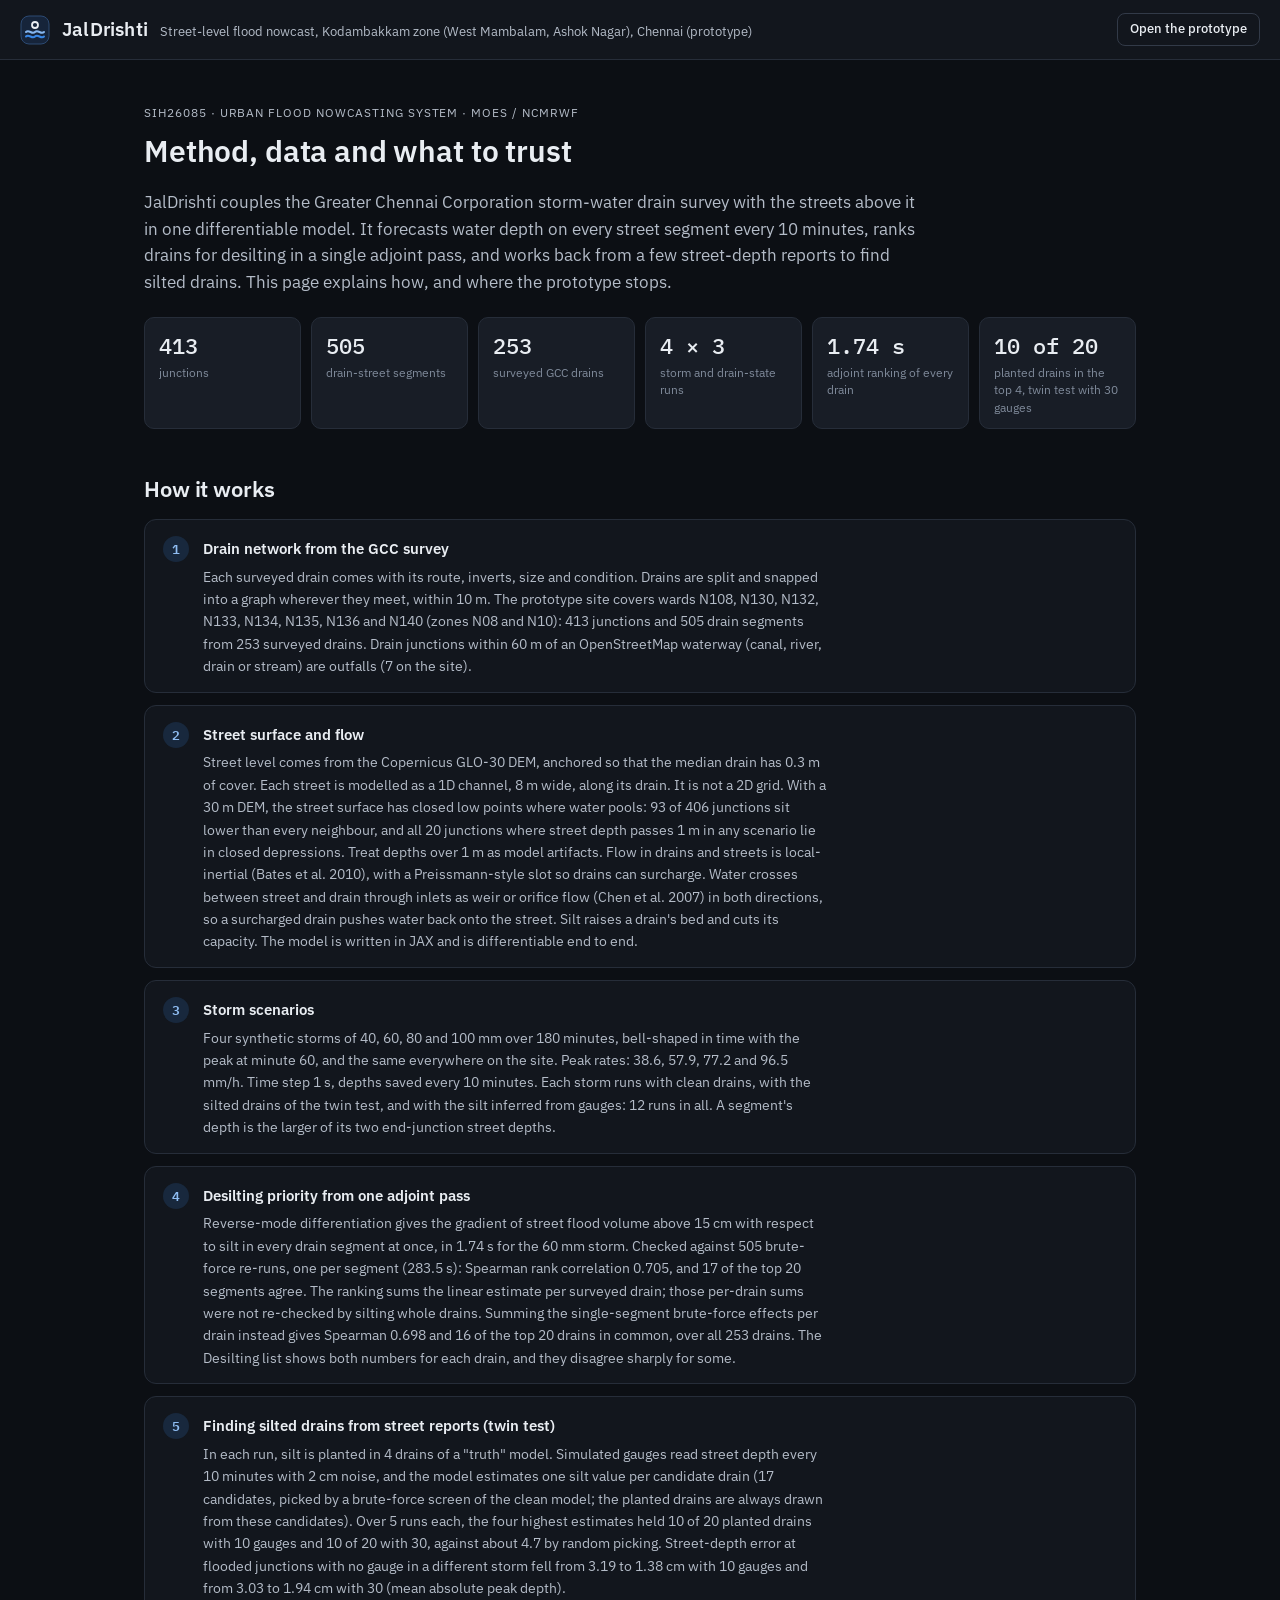
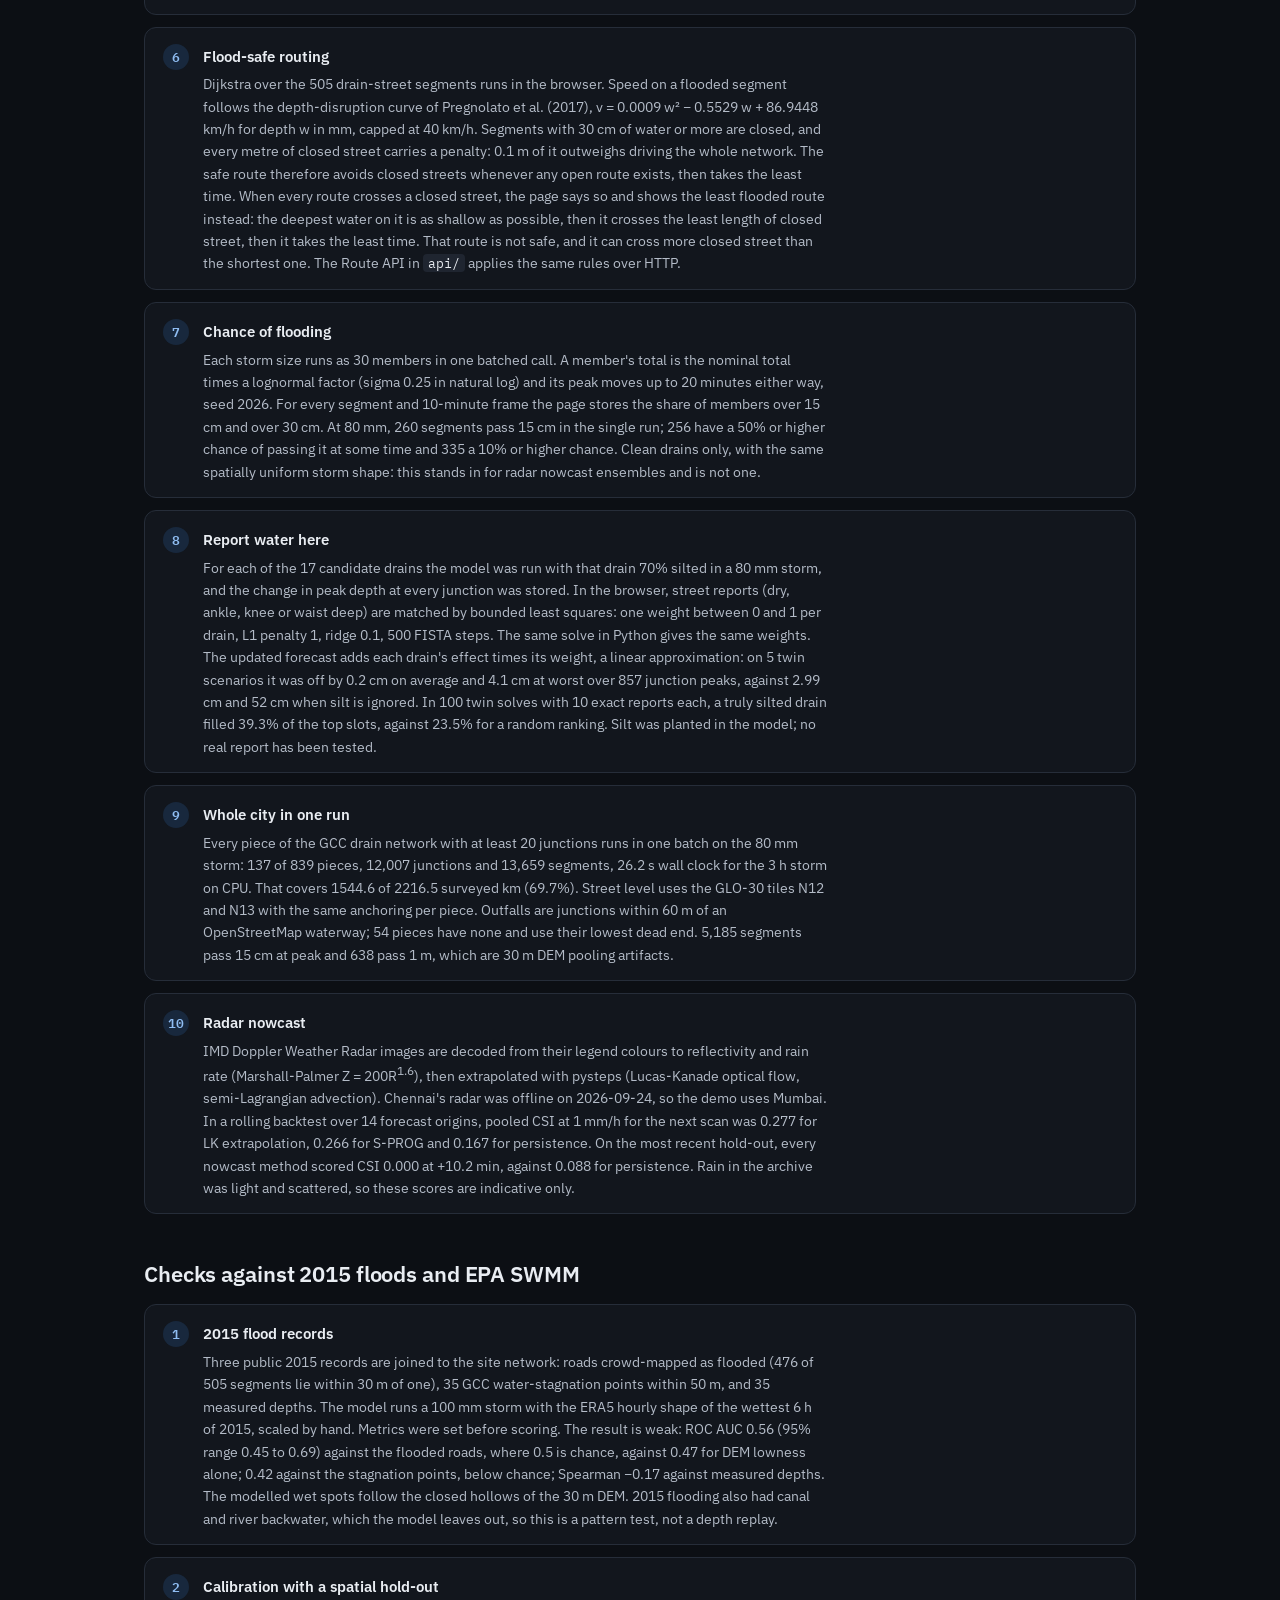
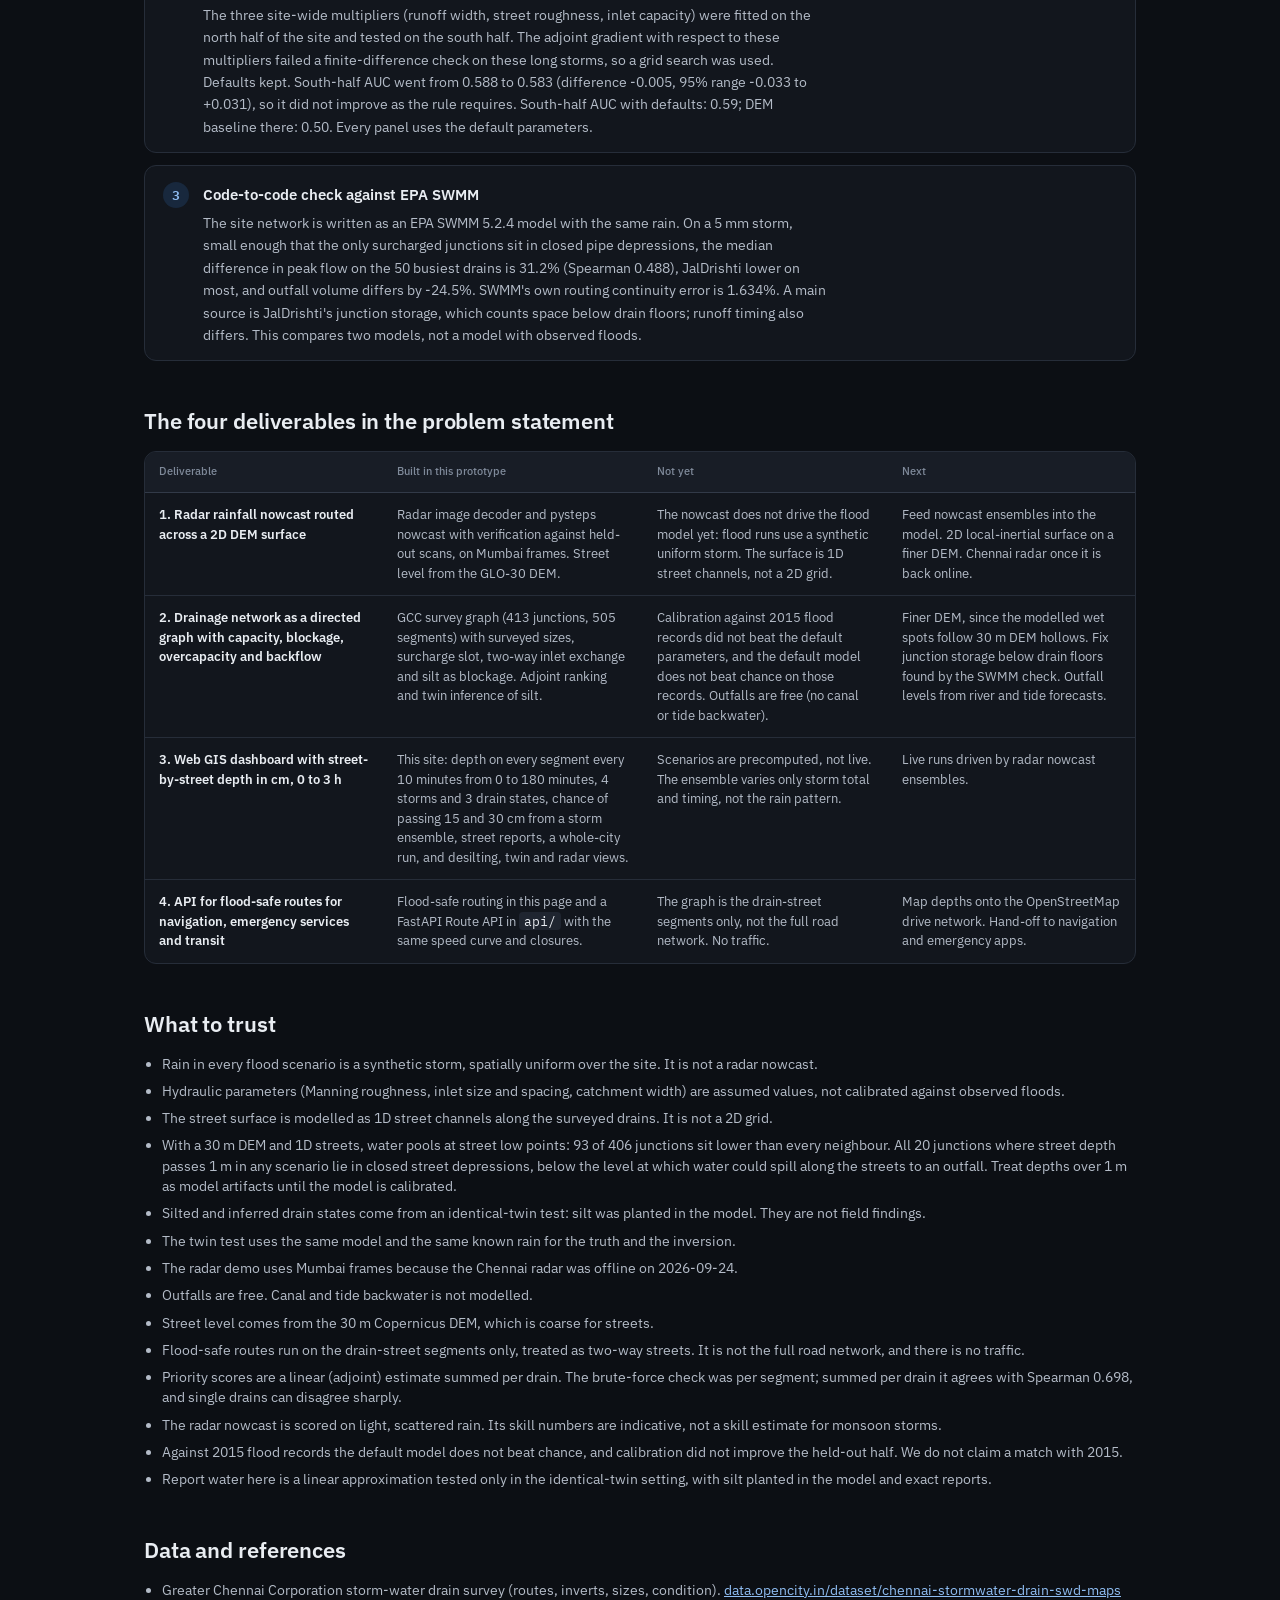
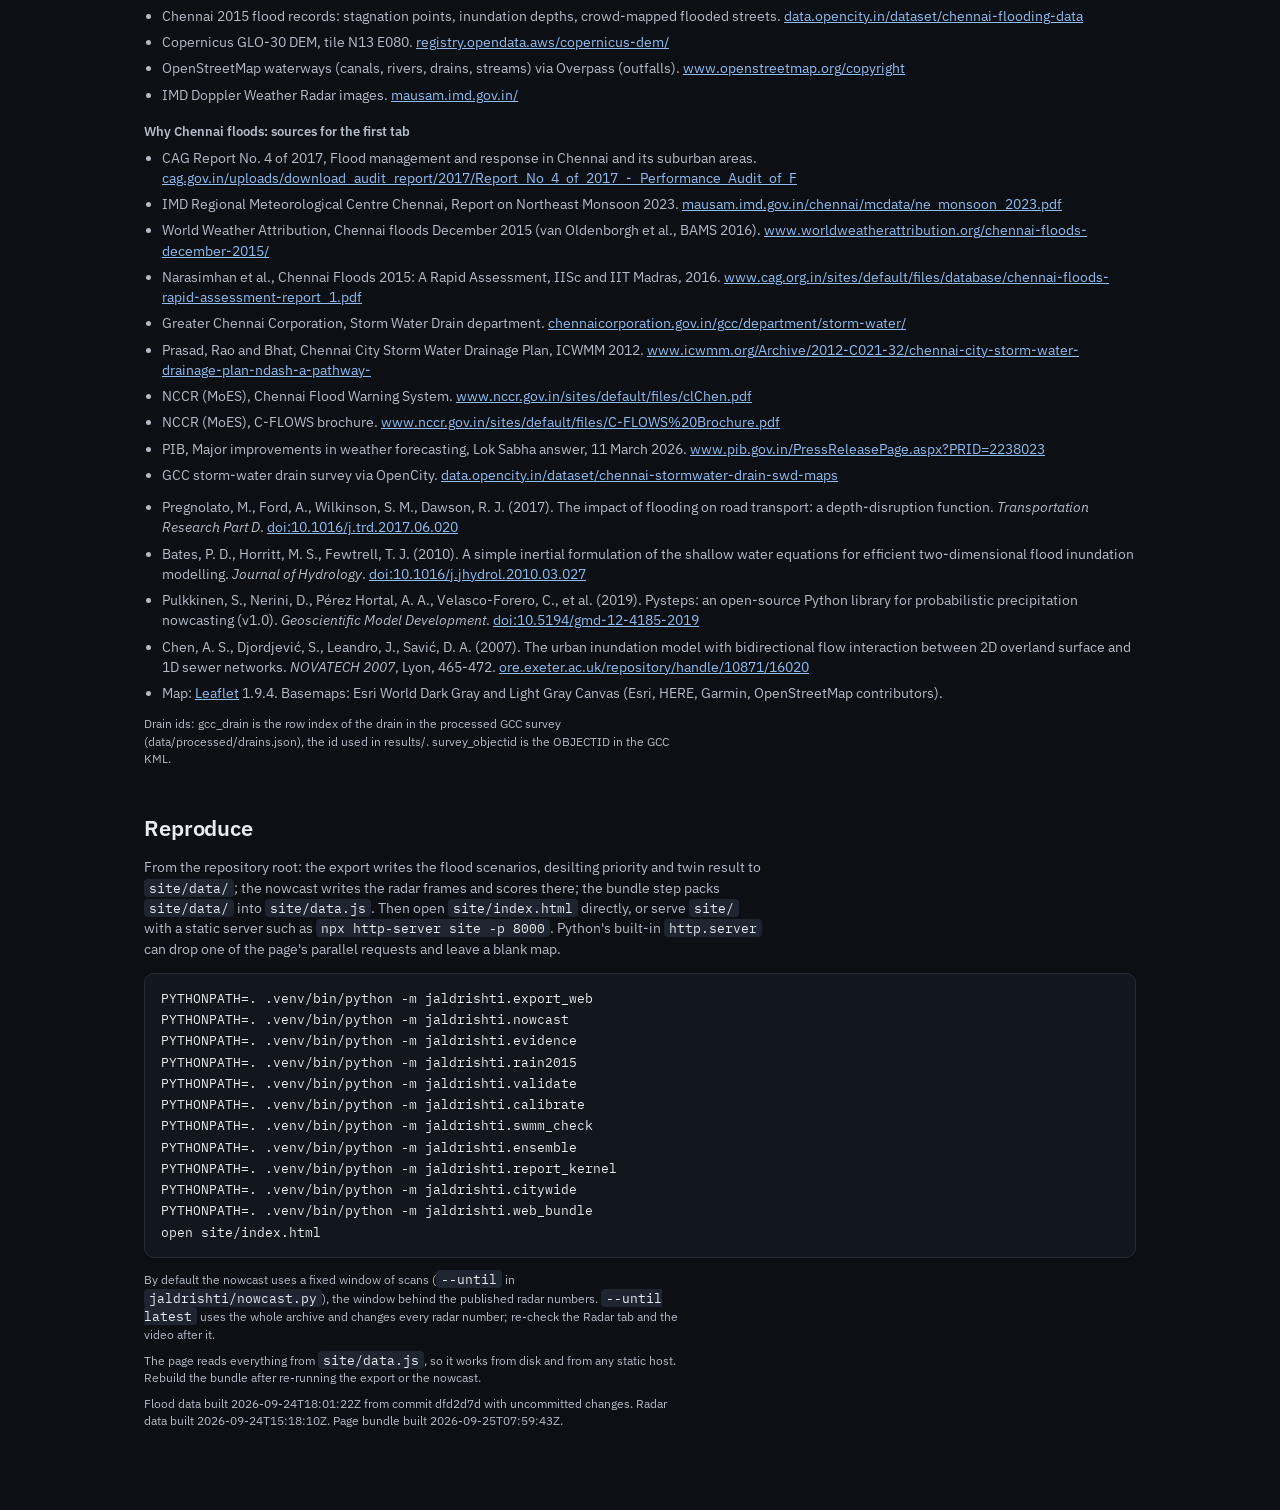
<file: about.html>
<!doctype html>
<html lang="en">
<head>
<meta charset="utf-8">
<meta name="viewport" content="width=device-width, initial-scale=1">
<title>JalDrishti Method and Data</title>
<meta name="description" content="Method, data sources, caveats and problem-statement mapping for the JalDrishti flood nowcast prototype.">
<link rel="icon" href="data:image/svg+xml,%3Csvg xmlns=%22http://www.w3.org/2000/svg%22 viewBox=%220 0 30 30%22%3E%3Crect x=%221%22 y=%221%22 width=%2228%22 height=%2228%22 rx=%228%22 fill=%22%2316243a%22/%3E%3Cpath d=%22M6 17c3-3 6 3 9 0s6 3 9 0%22 fill=%22none%22 stroke=%22%2386b6ef%22 stroke-width=%222.4%22/%3E%3Cpath d=%22M6 21.5c3-3 6 3 9 0s6 3 9 0%22 fill=%22none%22 stroke=%22%233987e5%22 stroke-width=%222.4%22/%3E%3C/svg%3E">
<link rel="preconnect" href="https://fonts.googleapis.com">
<link rel="preconnect" href="https://fonts.gstatic.com" crossorigin>
<link rel="stylesheet" href="https://fonts.googleapis.com/css2?family=IBM+Plex+Mono:wght@400;500&family=IBM+Plex+Sans:wght@400;500;600;700&display=swap">
<link rel="stylesheet" href="style.css">
<link rel="stylesheet" href="about.css">
</head>
<body class="doc-page">
<header class="top">
  <div class="brand">
    <svg width="30" height="30" viewBox="0 0 30 30" aria-hidden="true">
      <rect x="1" y="1" width="28" height="28" rx="8" fill="#16243a" stroke="#2c4a73"/>
      <path d="M6 17c3-3 6 3 9 0s6 3 9 0" fill="none" stroke="#86b6ef" stroke-width="2" stroke-linecap="round"/>
      <path d="M6 21.5c3-3 6 3 9 0s6 3 9 0" fill="none" stroke="#3987e5" stroke-width="2" stroke-linecap="round"/>
      <circle cx="15" cy="10" r="3" fill="none" stroke="#e9edf2" stroke-width="1.8"/>
    </svg>
    <div class="brand-text">
      <h1>JalDrishti</h1>
      <div class="sub">Street-level flood nowcast, Kodambakkam zone (West Mambalam, Ashok Nagar), Chennai (prototype)</div>
    </div>
  </div>
  <div class="spacer"></div>
  <a class="top-link" href="index.html">Open the prototype</a>
</header>

<main class="doc">
  <section class="hero">
    <p class="eyebrow">SIH26085 &middot; Urban Flood Nowcasting System &middot; MoES / NCMRWF</p>
    <h2>Method, data and what to trust</h2>
    <p class="big-lede">JalDrishti couples the Greater Chennai Corporation storm-water drain survey with the streets above it in one differentiable model. It forecasts water depth on every street segment every 10 minutes, ranks drains for desilting in a single adjoint pass, and works back from a few street-depth reports to find silted drains. This page explains how, and where the prototype stops.</p>
    <div class="facts" id="facts"></div>
  </section>

  <section>
    <h2>How it works</h2>
    <ol class="steps">
      <li>
        <h3>Drain network from the GCC survey</h3>
        <p>Each surveyed drain comes with its route, inverts, size and condition. Drains are split and snapped into a graph wherever they meet, within <span data-v="snap"></span> m. The prototype site covers wards <span data-v="wards"></span> (zones <span data-v="zones"></span>): <span data-v="junctions"></span> junctions and <span data-v="segments"></span> drain segments from <span data-v="drains"></span> surveyed drains. Drain junctions within <span data-v="outfall_m"></span> m of an OpenStreetMap waterway (canal, river, drain or stream) are outfalls (<span data-v="outfalls"></span> on the site).</p>
      </li>
      <li>
        <h3>Street surface and flow</h3>
        <p>Street level comes from the Copernicus GLO-30 DEM, anchored so that the median drain has <span data-v="cover"></span> m of cover. Each street is modelled as a 1D channel, <span data-v="street_w"></span> m wide, along its drain. It is not a 2D grid. With a 30 m DEM, the street surface has closed low points where water pools: <span data-v="pool_lows"></span> of <span data-v="pool_inner"></span> junctions sit lower than every neighbour, and all <span data-v="pool_deep"></span> junctions where street depth passes 1 m in any scenario lie in closed depressions. Treat depths over 1 m as model artifacts. Flow in drains and streets is local-inertial (Bates et al. 2010), with a Preissmann-style slot so drains can surcharge. Water crosses between street and drain through inlets as weir or orifice flow (Chen et al. 2007) in both directions, so a surcharged drain pushes water back onto the street. Silt raises a drain's bed and cuts its capacity. The model is written in JAX and is differentiable end to end.</p>
      </li>
      <li>
        <h3>Storm scenarios</h3>
        <p>Four synthetic storms of <span data-v="totals"></span> mm over <span data-v="duration"></span> minutes, bell-shaped in time with the peak at minute <span data-v="peak_at"></span>, and the same everywhere on the site. Peak rates: <span data-v="peaks"></span> mm/h. Time step <span data-v="dt"></span> s, depths saved every <span data-v="rec"></span> minutes. Each storm runs with clean drains, with the silted drains of the twin test, and with the silt inferred from gauges: <span data-v="n_scen"></span> runs in all. A segment's depth is the larger of its two end-junction street depths.</p>
      </li>
      <li>
        <h3>Desilting priority from one adjoint pass</h3>
        <p>Reverse-mode differentiation gives the gradient of street flood volume above 15 cm with respect to silt in every drain segment at once, in <span data-v="adj_s"></span> s for the <span data-v="prio_storm"></span> mm storm. Checked against <span data-v="bf_runs"></span> brute-force re-runs, one per segment (<span data-v="bf_s"></span> s): Spearman rank correlation <span data-v="spearman"></span>, and <span data-v="overlap"></span> of the top 20 segments agree. The ranking sums the linear estimate per surveyed drain; those per-drain sums were not re-checked by silting whole drains. Summing the single-segment brute-force effects per drain instead gives Spearman <span data-v="drain_sp"></span> and <span data-v="drain_ov"></span> of the top 20 drains in common, over all <span data-v="drains"></span> drains. The Desilting list shows both numbers for each drain, and they disagree sharply for some.</p>
      </li>
      <li>
        <h3>Finding silted drains from street reports (twin test)</h3>
        <p>In each run, silt is planted in <span data-v="twin_k"></span> drains of a "truth" model. Simulated gauges read street depth every 10 minutes with <span data-v="twin_noise"></span> cm noise, and the model estimates one silt value per candidate drain (<span data-v="twin_cand"></span> candidates, picked by a brute-force screen of the clean model; the planted drains are always drawn from these candidates). Over <span data-v="twin_runs"></span> runs each, the four highest estimates held <span data-v="twin_hits10"></span> of <span data-v="twin_silted"></span> planted drains with 10 gauges and <span data-v="twin_hits30"></span> of <span data-v="twin_silted"></span> with 30, against about <span data-v="twin_chance"></span> by random picking. Street-depth error at flooded junctions with no gauge in a different storm fell from <span data-v="twin_err10"></span> cm with 10 gauges and from <span data-v="twin_err30"></span> cm with 30 (mean absolute peak depth).</p>
      </li>
      <li>
        <h3>Flood-safe routing</h3>
        <p>Dijkstra over the <span data-v="segments"></span> drain-street segments runs in the browser. Speed on a flooded segment follows the depth-disruption curve of Pregnolato et al. (2017), v = 0.0009 w&sup2; &minus; 0.5529 w + 86.9448 km/h for depth w in mm, capped at <span data-v="cap"></span> km/h. Segments with <span data-v="closed"></span> cm of water or more are closed, and every metre of closed street carries a penalty: <span data-v="step"></span> m of it outweighs driving the whole network. The safe route therefore avoids closed streets whenever any open route exists, then takes the least time. When every route crosses a closed street, the page says so and shows the least flooded route instead: the deepest water on it is as shallow as possible, then it crosses the least length of closed street, then it takes the least time. That route is not safe, and it can cross more closed street than the shortest one. The Route API in <code>api/</code> applies the same rules over HTTP.</p>
      </li>
      <li>
        <h3>Chance of flooding</h3>
        <p id="m-ensemble"></p>
      </li>
      <li>
        <h3>Report water here</h3>
        <p id="m-report"></p>
      </li>
      <li>
        <h3>Whole city in one run</h3>
        <p id="m-city"></p>
      </li>
      <li>
        <h3>Radar nowcast</h3>
        <p>IMD Doppler Weather Radar images are decoded from their legend colours to reflectivity and rain rate (Marshall-Palmer Z = 200R<sup>1.6</sup>), then extrapolated with pysteps (Lucas-Kanade optical flow, semi-Lagrangian advection). Chennai's radar was offline on 2026-09-24, so the demo uses <span data-v="radar_city"></span>. In a rolling backtest over <span data-v="radar_origins"></span> forecast origins, pooled CSI at 1 mm/h for the next scan was <span data-v="radar_csi"></span>. On the most recent hold-out, <span data-v="radar_ho_text"></span> at +<span data-v="radar_ho_lead"></span> min, against <span data-v="radar_ho_pers"></span> for persistence. Rain in the archive was light and scattered, so these scores are indicative only.</p>
      </li>
    </ol>
  </section>

  <section>
    <h2>Checks against 2015 floods and EPA SWMM</h2>
    <ol class="steps">
      <li>
        <h3>2015 flood records</h3>
        <p id="m-evidence"></p>
      </li>
      <li>
        <h3>Calibration with a spatial hold-out</h3>
        <p id="m-calib"></p>
      </li>
      <li>
        <h3>Code-to-code check against EPA SWMM</h3>
        <p id="m-swmm"></p>
      </li>
    </ol>
  </section>

  <section>
    <h2>The four deliverables in the problem statement</h2>
    <div class="table-wrap">
      <table class="data deliver">
        <thead><tr><th>Deliverable</th><th>Built in this prototype</th><th>Not yet</th><th>Next</th></tr></thead>
        <tbody>
          <tr>
            <td><b>1. Radar rainfall nowcast routed across a 2D DEM surface</b></td>
            <td>Radar image decoder and pysteps nowcast with verification against held-out scans, on <span data-v="radar_city"></span> frames. Street level from the GLO-30 DEM.</td>
            <td>The nowcast does not drive the flood model yet: flood runs use a synthetic uniform storm. The surface is 1D street channels, not a 2D grid.</td>
            <td>Feed nowcast ensembles into the model. 2D local-inertial surface on a finer DEM. Chennai radar once it is back online.</td>
          </tr>
          <tr>
            <td><b>2. Drainage network as a directed graph with capacity, blockage, overcapacity and backflow</b></td>
            <td>GCC survey graph (<span data-v="junctions"></span> junctions, <span data-v="segments"></span> segments) with surveyed sizes, surcharge slot, two-way inlet exchange and silt as blockage. Adjoint ranking and twin inference of silt.</td>
            <td>Calibration against 2015 flood records did not beat the default parameters, and the default model does not beat chance on those records. Outfalls are free (no canal or tide backwater).</td>
            <td>Finer DEM, since the modelled wet spots follow 30 m DEM hollows. Fix junction storage below drain floors found by the SWMM check. Outfall levels from river and tide forecasts.</td>
          </tr>
          <tr>
            <td><b>3. Web GIS dashboard with street-by-street depth in cm, 0 to 3 h</b></td>
            <td>This site: depth on every segment every <span data-v="rec"></span> minutes from 0 to <span data-v="duration"></span> minutes, <span data-v="n_storms"></span> storms and <span data-v="n_states"></span> drain states, chance of passing 15 and 30 cm from a storm ensemble, street reports, a whole-city run, and desilting, twin and radar views.</td>
            <td>Scenarios are precomputed, not live. The ensemble varies only storm total and timing, not the rain pattern.</td>
            <td>Live runs driven by radar nowcast ensembles.</td>
          </tr>
          <tr>
            <td><b>4. API for flood-safe routes for navigation, emergency services and transit</b></td>
            <td>Flood-safe routing in this page and a FastAPI Route API in <code>api/</code> with the same speed curve and closures.</td>
            <td>The graph is the drain-street segments only, not the full road network. No traffic.</td>
            <td>Map depths onto the OpenStreetMap drive network. Hand-off to navigation and emergency apps.</td>
          </tr>
        </tbody>
      </table>
    </div>
  </section>

  <section>
    <h2>What to trust</h2>
    <ul class="caveats big" id="caveats"></ul>
  </section>

  <section>
    <h2>Data and references</h2>
    <ul class="refs" id="sources"></ul>
    <h3 class="refs-head">Why Chennai floods: sources for the first tab</h3>
    <ul class="refs" id="why-sources"></ul>
    <ul class="refs">
      <li>Pregnolato, M., Ford, A., Wilkinson, S. M., Dawson, R. J. (2017). The impact of flooding on road transport: a depth-disruption function. <i>Transportation Research Part D</i>. <a href="https://doi.org/10.1016/j.trd.2017.06.020">doi:10.1016/j.trd.2017.06.020</a></li>
      <li>Bates, P. D., Horritt, M. S., Fewtrell, T. J. (2010). A simple inertial formulation of the shallow water equations for efficient two-dimensional flood inundation modelling. <i>Journal of Hydrology</i>. <a href="https://doi.org/10.1016/j.jhydrol.2010.03.027">doi:10.1016/j.jhydrol.2010.03.027</a></li>
      <li>Pulkkinen, S., Nerini, D., P&eacute;rez Hortal, A. A., Velasco-Forero, C., et al. (2019). Pysteps: an open-source Python library for probabilistic precipitation nowcasting (v1.0). <i>Geoscientific Model Development</i>. <a href="https://doi.org/10.5194/gmd-12-4185-2019">doi:10.5194/gmd-12-4185-2019</a></li>
      <li>Chen, A. S., Djordjevi&cacute;, S., Leandro, J., Savi&cacute;, D. A. (2007). The urban inundation model with bidirectional flow interaction between 2D overland surface and 1D sewer networks. <i>NOVATECH 2007</i>, Lyon, 465-472. <a href="https://ore.exeter.ac.uk/repository/handle/10871/16020">ore.exeter.ac.uk/repository/handle/10871/16020</a></li>
      <li>Map: <a href="https://leafletjs.com/">Leaflet</a> 1.9.4. Basemaps: Esri World Dark Gray and Light Gray Canvas (Esri, HERE, Garmin, OpenStreetMap contributors).</li>
    </ul>
    <p class="note" id="id-note"></p>
  </section>

  <section>
    <h2>Reproduce</h2>
    <p>From the repository root: the export writes the flood scenarios, desilting priority and twin result to <code>site/data/</code>; the nowcast writes the radar frames and scores there; the bundle step packs <code>site/data/</code> into <code>site/data.js</code>. Then open <code>site/index.html</code> directly, or serve <code>site/</code> with a static server such as <code>npx http-server site -p 8000</code>. Python's built-in <code>http.server</code> can drop one of the page's parallel requests and leave a blank map.</p>
    <pre class="code">PYTHONPATH=. .venv/bin/python -m jaldrishti.export_web
PYTHONPATH=. .venv/bin/python -m jaldrishti.nowcast
PYTHONPATH=. .venv/bin/python -m jaldrishti.evidence
PYTHONPATH=. .venv/bin/python -m jaldrishti.rain2015
PYTHONPATH=. .venv/bin/python -m jaldrishti.validate
PYTHONPATH=. .venv/bin/python -m jaldrishti.calibrate
PYTHONPATH=. .venv/bin/python -m jaldrishti.swmm_check
PYTHONPATH=. .venv/bin/python -m jaldrishti.ensemble
PYTHONPATH=. .venv/bin/python -m jaldrishti.report_kernel
PYTHONPATH=. .venv/bin/python -m jaldrishti.citywide
PYTHONPATH=. .venv/bin/python -m jaldrishti.web_bundle
open site/index.html</pre>
    <p class="note">By default the nowcast uses a fixed window of scans (<code>--until</code> in <code>jaldrishti/nowcast.py</code>), the window behind the published radar numbers. <code>--until latest</code> uses the whole archive and changes every radar number; re-check the Radar tab and the video after it.</p>
    <p class="note">The page reads everything from <code>site/data.js</code>, so it works from disk and from any static host. Rebuild the bundle after re-running the export or the nowcast.</p>
    <p class="note" id="build"></p>
  </section>
</main>
<script src="data.js"></script>
<script src="route.js"></script>
<script src="about.js"></script>
</body>
</html>
</file>
<file: style.css>
:root {
  color-scheme: dark;
  --bg: #0c0f14;
  --panel: #12161d;
  --panel-2: #181d26;
  --panel-3: #1f2530;
  --line: #262d39;
  --line-2: #323a48;
  --ink: #e9edf2;
  --ink-2: #b4bcc8;
  --muted: #7f8a9a;
  --accent: #3987e5;
  --accent-soft: rgba(57, 135, 229, 0.16);
  --d0: #6e798b;
  --d1: #256abf;
  --d2: #3987e5;
  --d3: #86b6ef;
  --d4: #cde2fb;
  --good: #0ca30c;
  --critical: #d03b3b;
  --serious: #ec835a;
  --prio: #eb6834;
  --gauge: #1baf7a;
  --radius: 10px;
  --sans: "IBM Plex Sans", system-ui, -apple-system, "Segoe UI", sans-serif;
  --mono: "IBM Plex Mono", ui-monospace, "SF Mono", Menlo, monospace;
}

* { box-sizing: border-box; }
html, body { height: 100%; }
body {
  margin: 0;
  background: var(--bg);
  color: var(--ink);
  font: 14px/1.45 var(--sans);
  -webkit-font-smoothing: antialiased;
}
a { color: #8fbdf2; }
button { font: inherit; color: inherit; }
.num { font-family: var(--mono); font-variant-numeric: tabular-nums; }

.app {
  display: grid;
  grid-template-columns: 420px minmax(0, 1fr);
  grid-template-rows: 60px auto minmax(0, 1fr);
  grid-template-areas: "head head" "tabs stage" "side stage";
  height: 100vh;
}

.top {
  grid-area: head;
  display: flex;
  align-items: center;
  gap: 18px;
  padding: 0 20px;
  border-bottom: 1px solid var(--line);
  background: var(--panel);
  min-width: 0;
}
.brand { display: flex; align-items: center; gap: 12px; min-width: 0; }
.brand svg { flex: none; }
.brand h1 { margin: 0; font-size: 19px; font-weight: 600; letter-spacing: 0.01em; }
.brand .sub { color: var(--ink-2); font-size: 13px; white-space: nowrap; overflow: hidden; text-overflow: ellipsis; }
.brand-text { display: flex; align-items: baseline; gap: 12px; min-width: 0; }
.top .spacer { flex: 1; }
.chip {
  display: inline-flex; align-items: center; gap: 6px;
  font-size: 12px; color: var(--ink-2);
  border: 1px solid var(--line-2); border-radius: 999px; padding: 3px 10px; white-space: nowrap;
}
.chip.warn { color: #f3c9b6; border-color: rgba(236, 131, 90, 0.45); background: rgba(236, 131, 90, 0.08); }
.top-link {
  color: var(--ink); text-decoration: none; font-size: 13px; font-weight: 500;
  border: 1px solid var(--line-2); border-radius: 8px; padding: 6px 12px; white-space: nowrap;
}
.top-link:hover { border-color: var(--accent); }

.tabs {
  grid-area: tabs;
  display: flex;
  flex-wrap: wrap;
  gap: 0 4px;
  padding: 10px 12px 0;
  background: var(--panel);
  border-right: 1px solid var(--line);
  border-bottom: 1px solid var(--line);
}
.tab {
  flex: 1 1 auto;
  background: none;
  border: 0;
  border-bottom: 2px solid transparent;
  padding: 8px 4px 10px;
  color: var(--muted);
  font-size: 13px;
  font-weight: 500;
  cursor: pointer;
  white-space: nowrap;
}
.tab:hover { color: var(--ink); }
.tab[aria-selected="true"] { color: var(--ink); border-bottom-color: var(--accent); }

.side {
  grid-area: side;
  overflow-y: auto;
  background: var(--panel);
  border-right: 1px solid var(--line);
  padding: 18px 20px 28px;
  min-height: 0;
}
.panel[hidden] { display: none; }
.panel h2 { font-size: 17px; font-weight: 600; margin: 0 0 6px; }
.panel h3 {
  font-size: 11px; font-weight: 600; letter-spacing: 0.08em; text-transform: uppercase;
  color: var(--muted); margin: 22px 0 8px;
}
.lede { color: var(--ink-2); margin: 0 0 14px; }
.note { color: var(--muted); font-size: 12px; margin: 8px 0 0; }
.note b, .lede b { color: var(--ink); font-weight: 600; }

.kpis { display: grid; grid-template-columns: 1fr 1fr; gap: 8px; }
.kpi { background: var(--panel-2); border: 1px solid var(--line); border-radius: var(--radius); padding: 10px 12px; }
.kpi .label { font-size: 12px; color: var(--muted); display: flex; align-items: center; gap: 6px; }
.kpi .value { font-family: var(--mono); font-size: 26px; font-weight: 500; line-height: 1.2; margin-top: 2px; }
.kpi .value small { font-size: 13px; color: var(--muted); margin-left: 3px; }
.kpi .of { font-size: 11px; color: var(--muted); }
.swatch { display: inline-block; width: 14px; height: 4px; border-radius: 2px; flex: none; }

.callout {
  background: var(--panel-2); border: 1px solid var(--line); border-left: 3px solid var(--line-2);
  border-radius: 8px; padding: 10px 12px; font-size: 12.5px; color: var(--ink-2); margin-top: 12px;
}
.callout.twin { border-left-color: var(--serious); }
.callout.info { border-left-color: var(--accent); }
.callout b { color: var(--ink); }

.chart { position: relative; margin-top: 6px; }
.chart svg { display: block; width: 100%; height: auto; overflow: visible; }
.chart .axis { fill: var(--muted); font: 10.5px var(--mono); }
.chart .lab { fill: var(--ink-2); font: 11px var(--sans); }
.chart .grid { stroke: var(--line); stroke-width: 1; }
.chart .cursor { stroke: var(--ink); stroke-width: 1; opacity: 0.6; }
.chart-tip {
  position: absolute; top: -4px; right: 0; font: 11px var(--mono); color: var(--ink-2);
  background: var(--panel-3); border: 1px solid var(--line-2); border-radius: 6px; padding: 3px 7px;
  pointer-events: none; opacity: 0; transition: opacity 0.12s;
}
.chart:hover .chart-tip { opacity: 1; }

table.data { width: 100%; border-collapse: collapse; font-size: 12.5px; }
table.data th {
  text-align: left; font-weight: 500; color: var(--muted); font-size: 11px;
  border-bottom: 1px solid var(--line-2); padding: 5px 6px 5px 0;
}
table.data td { border-bottom: 1px solid var(--line); padding: 6px 6px 6px 0; vertical-align: top; }
table.data td.r, table.data th.r { text-align: right; }
table.data tr.clickable { cursor: pointer; }
table.data tr.clickable:hover td { background: var(--panel-2); }
table.data .best { color: var(--ink); font-weight: 600; }
.pill { display: inline-block; font-size: 11px; border-radius: 999px; padding: 0 7px; border: 1px solid var(--line-2); color: var(--ink-2); }
.pill.yes { border-color: rgba(236, 131, 90, 0.6); color: #f6c3ad; }
.pill.hit { border-color: rgba(12, 163, 12, 0.6); color: #8fe08f; }
.pill.miss { border-color: rgba(208, 59, 59, 0.6); color: #f0a3a3; }

.rank-list { list-style: none; margin: 0; padding: 0; }
.rank-list li {
  display: grid; grid-template-columns: 26px minmax(0, 1fr) auto; gap: 4px 10px; align-items: center;
  padding: 7px 6px; border-bottom: 1px solid var(--line); cursor: pointer; border-radius: 6px;
}
.rank-list li:hover { background: var(--panel-2); }
.rank-list .rk { font-family: var(--mono); color: var(--muted); font-size: 12px; text-align: right; }
.rank-list .st { white-space: nowrap; overflow: hidden; text-overflow: ellipsis; }
.rank-list .sc { font-family: var(--mono); font-size: 12.5px; text-align: right; }
.rank-list .bar { grid-column: 2 / 4; height: 4px; background: var(--panel-3); border-radius: 2px; overflow: hidden; }
.rank-list .bar span { display: block; height: 100%; background: var(--prio); border-radius: 2px; }
.rank-list .id { grid-column: 2 / 4; font-size: 11px; color: var(--muted); margin-top: -3px; }

.route-points { display: grid; grid-template-columns: 1fr 1fr; gap: 8px; }
.pt { background: var(--panel-2); border: 1px solid var(--line); border-radius: 8px; padding: 8px 10px; }
.pt .label { font-size: 11px; color: var(--muted); }
.pt .value { font-family: var(--mono); font-size: 15px; }
.btn-row { display: flex; gap: 6px; margin-top: 8px; flex-wrap: wrap; }
.btn {
  background: var(--panel-2); border: 1px solid var(--line-2); border-radius: 7px; padding: 5px 11px;
  font-size: 12.5px; cursor: pointer;
}
.btn:hover { border-color: var(--accent); }
.btn:disabled { opacity: 0.5; cursor: default; border-color: var(--line-2); }
.route-card { background: var(--panel-2); border: 1px solid var(--line); border-radius: var(--radius); padding: 11px 12px; margin-top: 10px; }
.route-card .head { display: flex; align-items: center; gap: 8px; font-weight: 600; }
.route-card .stats { display: grid; grid-template-columns: repeat(3, 1fr); gap: 6px; margin-top: 8px; }
.route-card .stats .label { font-size: 11px; color: var(--muted); }
.route-card .stats .value { font-family: var(--mono); font-size: 16px; }
.route-card .stats .value.bad { color: #f29b9b; }
.route-card .stats .value.ok { color: #8fe08f; }
.line-key { display: inline-block; width: 26px; height: 0; border-top: 3px solid; flex: none; }
.line-key.dashed { border-top-style: dashed; }
code.inline { font-family: var(--mono); font-size: 12px; background: var(--panel-3); padding: 1px 5px; border-radius: 4px; color: var(--ink); }

ul.caveats { margin: 0; padding-left: 18px; color: var(--ink-2); font-size: 12.5px; }
ul.caveats li { margin: 4px 0; }

.stage { grid-area: stage; position: relative; min-width: 0; min-height: 0; background: #1b1b1b; }
#map, #radar-map { position: absolute; inset: 0; background: #1b1b1b; }
#map[hidden], #radar-map[hidden] { display: none; }
#map .leaflet-tile-pane { filter: brightness(0.62) contrast(1.1); }
#radar-map { background: #e8e8e6; }
.radar-img { image-rendering: pixelated; filter: drop-shadow(0 0 1px #0d366b) drop-shadow(0 0 1px #0d366b); }

.legend {
  position: absolute; top: 14px; right: 14px; z-index: 500;
  background: rgba(18, 22, 29, 0.92); border: 1px solid var(--line-2); border-radius: var(--radius);
  padding: 10px 12px; font-size: 12px; min-width: 190px; backdrop-filter: blur(6px);
}
.legend .title { font-size: 11px; letter-spacing: 0.08em; text-transform: uppercase; color: var(--muted); margin-bottom: 6px; }
.legend .row { display: flex; align-items: center; gap: 9px; margin: 4px 0; color: var(--ink-2); }
.legend .row b { color: var(--ink); font-weight: 500; }
.legend .ln { display: inline-block; width: 24px; border-radius: 3px; flex: none; }
.legend .dot { display: inline-block; width: 11px; height: 11px; border-radius: 50%; flex: none; margin: 0 6px 0 7px; }
.legend .box { display: inline-block; width: 16px; height: 10px; flex: none; margin: 0 4px; border-radius: 2px; }
.legend.light { background: rgba(250, 250, 248, 0.96); border-color: #c4c8ce; color: #1d2229; }
.legend.light .title { color: #5a6270; }
.legend.light .row { color: #2a3038; }
.legend.light .box { box-shadow: inset 0 0 0 1px rgba(13, 54, 107, 0.35); }
.load-fail {
  position: fixed; left: 50%; top: 40%; transform: translateX(-50%); z-index: 2000;
  background: var(--panel-2); border: 1px solid var(--serious); border-radius: var(--radius); padding: 14px 18px; color: var(--ink);
}
.load-fail a { color: var(--accent); }

.dock {
  position: absolute; left: 50%; bottom: 18px; transform: translateX(-50%); z-index: 600;
  width: min(1000px, calc(100% - 36px));
  background: rgba(18, 22, 29, 0.94); border: 1px solid var(--line-2); border-radius: 14px;
  padding: 12px 16px 10px; backdrop-filter: blur(8px);
  box-shadow: 0 10px 30px rgba(0, 0, 0, 0.35);
}
.dock[hidden] { display: none; }
.dock-row { display: flex; align-items: center; gap: 14px; }
.dock-row + .dock-row { margin-top: 10px; }
.dock-row.controls { flex-wrap: wrap; row-gap: 8px; column-gap: 16px; }
.play {
  width: 38px; height: 38px; border-radius: 50%; border: 1px solid var(--line-2); background: var(--panel-3);
  display: grid; place-items: center; cursor: pointer; flex: none;
}
.play:hover { border-color: var(--accent); }
.clock { flex: none; min-width: 124px; }
.clock .t { font-family: var(--mono); font-size: 22px; font-weight: 500; line-height: 1.1; }
.clock .s { font-size: 11.5px; color: var(--muted); white-space: nowrap; }
.slider-wrap { flex: 1; min-width: 0; }
.slider-wrap input[type="range"] { width: 100%; margin: 0; accent-color: var(--accent); }
.ticks { display: flex; justify-content: space-between; font: 10.5px var(--mono); color: var(--muted); margin-top: 2px; padding: 0 2px; }
.seg-group { display: flex; align-items: center; gap: 8px; min-width: 0; }
.seg-group .label { font-size: 12px; color: var(--muted); white-space: nowrap; }
.seg { display: inline-flex; border: 1px solid var(--line-2); border-radius: 8px; overflow: hidden; }
.seg button {
  background: none; border: 0; padding: 5px 11px; font-size: 12.5px; cursor: pointer; color: var(--ink-2); white-space: nowrap;
}
.seg button + button { border-left: 1px solid var(--line-2); }
.seg button[aria-pressed="true"] { background: var(--accent-soft); color: var(--ink); box-shadow: inset 0 -2px 0 var(--accent); }
.dock .fine { font-size: 11.5px; color: var(--muted); margin-top: 9px; text-align: center; }
.dock .fine b { color: var(--ink-2); font-weight: 500; }

.leaflet-container { font-family: var(--sans); background: #1b1b1b; }
.leaflet-tooltip.jd-tip {
  background: rgba(18, 22, 29, 0.96); color: var(--ink); border: 1px solid var(--line-2); border-radius: 8px;
  box-shadow: 0 6px 20px rgba(0, 0, 0, 0.4); padding: 8px 10px; font-size: 12px; min-width: 190px;
  white-space: normal; width: 270px;
}
.leaflet-tooltip.jd-tip.short { width: auto; white-space: nowrap; }
.leaflet-tooltip.jd-tip::before { display: none; }
.tt-street { font-weight: 600; font-size: 13px; margin-bottom: 4px; }
.tt-row { display: flex; justify-content: space-between; gap: 16px; color: var(--ink-2); }
.tt-row b { font-family: var(--mono); font-weight: 500; color: var(--ink); }
.tt-sub { color: var(--muted); font-size: 11px; margin-top: 4px; }
.leaflet-control-attribution { background: rgba(12, 15, 20, 0.75) !important; color: var(--muted) !important; font-size: 10px; }
.leaflet-control-attribution a { color: var(--ink-2) !important; }
.leaflet-bar a { background: var(--panel-2) !important; color: var(--ink) !important; border-bottom-color: var(--line-2) !important; }
.leaflet-bar { border: 1px solid var(--line-2) !important; }

.rank-badge {
  width: 22px; height: 22px; border-radius: 50%; background: var(--prio); color: #140a05;
  font: 600 11px/22px var(--mono); text-align: center; border: 2px solid #12161d;
  box-shadow: 0 1px 4px rgba(0, 0, 0, 0.5);
}
.pin {
  width: 26px; height: 26px; border-radius: 50%; color: #0b0e13; font: 700 13px/22px var(--sans); text-align: center;
  border: 2px solid #0b0e13; box-shadow: 0 2px 6px rgba(0, 0, 0, 0.55);
}
.pin.a { background: #e9edf2; }
.pin.b { background: #8fe08f; }
.closed-x {
  width: 16px; height: 16px; border-radius: 50%; background: var(--critical); color: #fff;
  font: 700 11px/14px var(--sans); text-align: center; border: 1px solid #12161d;
}
.radar-site {
  width: 12px; height: 12px; border-radius: 50%; background: #0b0e13; border: 3px solid #e9edf2;
  box-shadow: 0 0 0 2px #0b0e13;
}
.map-label {
  background: rgba(18, 22, 29, 0.9); color: var(--ink); border: 1px solid var(--line-2); border-radius: 6px;
  padding: 2px 7px; font-size: 11.5px; white-space: nowrap;
}

.twin-label { line-height: 1.35; padding: 4px 8px; }
.twin-label .found { color: #8fe08f; }
.twin-label .missed { color: #f0a3a3; }
.leaflet-tooltip.map-label::before { display: none; }

.pulse-hint { font-size: 12px; color: var(--ink-2); background: var(--accent-soft); border-radius: 8px; padding: 8px 10px; margin-top: 10px; }

.events { display: grid; grid-template-columns: minmax(0, 1fr) minmax(0, 1fr); gap: 8px; }
.event { background: var(--panel-2); border: 1px solid var(--line); border-radius: 8px; padding: 8px 10px; }
.event .ev-name { font-size: 11px; color: var(--muted); letter-spacing: 0.02em; }
.event .ev-fact { font-size: 12.5px; color: var(--ink-2); margin-top: 2px; line-height: 1.4; }
a.src { font-size: 11px; color: #8fbdf2; text-decoration: none; border-bottom: 1px dotted rgba(143, 189, 242, 0.5); }
a.src:hover { border-bottom-style: solid; }
.causes { list-style: none; margin: 0; padding: 0; display: grid; gap: 8px; }
.cause { background: var(--panel-2); border: 1px solid var(--line); border-radius: var(--radius); padding: 10px 12px; }
.cause .c-head { display: flex; align-items: center; gap: 8px; font-weight: 600; font-size: 13.5px; }
.cause .c-num {
  width: 20px; height: 20px; border-radius: 50%; background: var(--accent-soft); color: #8fbdf2;
  font-size: 11px; line-height: 20px; text-align: center; flex: none;
}
.cause p { margin: 6px 0 0; font-size: 12.5px; line-height: 1.45; }
.cause .c-fact { color: var(--ink-2); }
.cause .c-answer { color: var(--ink-2); border-top: 1px solid var(--line); padding-top: 6px; }
.cause .c-answer b { color: #8fbdf2; font-weight: 600; }
.limits-line { font-size: 12.5px; color: var(--ink-2); margin: 14px 0 0; padding: 9px 12px; border-radius: 8px; border: 1px solid rgba(236, 131, 90, 0.35); background: rgba(236, 131, 90, 0.06); }
.limits-line b { color: #f3c9b6; font-weight: 600; }
details.limits { margin-top: 8px; font-size: 12.5px; color: var(--ink-2); }
details.limits summary { cursor: pointer; color: var(--muted); font-size: 12px; }
details.limits ul { margin-top: 6px; }
.btn.tog[aria-pressed="true"] { background: var(--accent-soft); border-color: var(--accent); color: var(--ink); }
.seg button .hint { color: var(--muted); font-size: 11px; }
.seg button[aria-pressed="true"] .hint { color: var(--ink-2); }
.panel > .seg-group { margin-top: 4px; }
.choke-list li { grid-template-columns: 40px minmax(0, 1fr) auto; }
.choke-list li.empty { display: block; cursor: default; color: var(--muted); font-size: 12.5px; }
.choke-list li.empty:hover { background: none; }
table.data td.nw { white-space: nowrap; }
table.data .rng { font-size: 11px; color: var(--muted); margin-bottom: 3px; }
.x-btn { background: none; border: 1px solid var(--line-2); border-radius: 5px; color: var(--muted); cursor: pointer; font-size: 13px; line-height: 1; padding: 2px 6px; }
.x-btn:hover { color: var(--ink); border-color: var(--accent); }
.stag-mark {
  display: inline-block; width: 11px; height: 11px; background: #f5a524; border: 2px solid #0b0e13;
  transform: rotate(45deg); box-shadow: 0 0 0 1px rgba(245, 165, 36, 0.35); flex: none;
}
.rep-pin {
  width: 28px; height: 28px; border-radius: 50%; background: #e9edf2; color: #0b0e13; border: 2px solid #0b0e13;
  font: 600 11px/24px var(--mono); text-align: center; box-shadow: 0 2px 6px rgba(0, 0, 0, 0.55); display: inline-block; flex: none;
}
.rep-pin.dry { background: #8fe08f; }

@media (max-width: 1200px) {
  .app { grid-template-columns: 360px minmax(0, 1fr); }
  .brand .sub { display: none; }
}

@media (max-width: 820px) {
  .app {
    grid-template-columns: minmax(0, 1fr);
    grid-template-rows: auto auto auto auto;
    grid-template-areas: "head" "tabs" "stage" "side";
    height: auto;
  }
  .top { flex-wrap: wrap; gap: 6px 10px; padding: 10px 16px; }
  .brand-text { flex-direction: column; gap: 0; }
  .brand .sub { display: block; white-space: normal; font-size: 12px; }
  .top .spacer { display: none; }
  .top .chip:not(.warn) { display: none; }
  .top .chip.warn { font-size: 11px; padding: 2px 8px; }
  .tabs { border-right: 0; padding: 4px 8px 0; overflow-x: auto; flex-wrap: nowrap; }
  .tab { flex: none; padding: 8px 10px 10px; }
  .stage { display: flex; flex-direction: column; }
  #map, #radar-map { position: relative; inset: auto; height: 58vh; min-height: 320px; }
  .legend {
    position: static; min-width: 0; border-radius: 0; border-left: 0; border-right: 0; border-bottom: 0;
    padding: 8px 16px; font-size: 11.5px; backdrop-filter: none; background: var(--panel);
    display: flex; flex-wrap: wrap; gap: 2px 14px;
  }
  .legend .title { flex-basis: 100%; margin: 4px 0 2px; }
  .legend .row { margin: 1px 0; }
  .dock { position: static; transform: none; width: auto; border-radius: 0; border-left: 0; border-right: 0; box-shadow: none; padding: 10px 16px; }
  .dock-row { flex-wrap: wrap; gap: 10px; }
  .slider-wrap { flex-basis: 100%; order: 3; }
  .seg-group { flex-wrap: wrap; }
  .side { border-right: 0; padding: 16px; overflow: visible; }
  .events { grid-template-columns: 1fr; }
  body[data-panel="why"] .stage { display: none; }
}
</file>
<file: about.css>
body.doc-page { height: auto; }
.doc-page .top { height: 60px; position: sticky; top: 0; z-index: 10; }
.doc { max-width: 1040px; margin: 0 auto; padding: 36px 24px 80px; }
.doc section { margin-top: 44px; }
.doc section.hero { margin-top: 8px; }
.doc h2 { font-size: 22px; font-weight: 600; margin: 0 0 14px; letter-spacing: -0.005em; }
.doc .hero h2 { font-size: 30px; margin-bottom: 12px; }
.doc p { color: var(--ink-2); max-width: 78ch; }
.doc code { font-family: var(--mono); font-size: 12.5px; background: var(--panel-3); padding: 1px 5px; border-radius: 4px; color: var(--ink); }
.eyebrow { font-size: 12px; letter-spacing: 0.08em; text-transform: uppercase; color: var(--muted); margin: 0 0 8px; }
.big-lede { font-size: 16.5px; line-height: 1.6; }
.facts { display: grid; grid-template-columns: repeat(6, minmax(0, 1fr)); gap: 10px; margin-top: 22px; }
.fact { background: var(--panel-2); border: 1px solid var(--line); border-radius: var(--radius); padding: 12px 14px; }
.fact .v { font-size: 22px; font-weight: 500; color: var(--ink); }
.fact .l { font-size: 12px; color: var(--muted); margin-top: 2px; }
.steps { list-style: none; margin: 0; padding: 0; counter-reset: step; display: grid; gap: 12px; }
.steps li { counter-increment: step; position: relative; background: var(--panel); border: 1px solid var(--line); border-radius: 12px; padding: 16px 18px 14px 58px; }
.steps li::before {
  content: counter(step); position: absolute; left: 18px; top: 16px; width: 26px; height: 26px; border-radius: 50%;
  background: var(--accent-soft); color: #8fbdf2; font: 600 13px/26px var(--mono); text-align: center;
}
.steps h3 { margin: 2px 0 6px; font-size: 15px; font-weight: 600; }
.steps p { margin: 0; font-size: 14px; line-height: 1.6; }
.table-wrap { overflow-x: auto; border: 1px solid var(--line); border-radius: 12px; background: var(--panel); }
table.deliver { font-size: 13px; }
table.deliver th, table.deliver td { padding: 12px 14px; }
table.deliver th { background: var(--panel-2); }
table.deliver td { color: var(--ink-2); line-height: 1.5; }
table.deliver td b { color: var(--ink); font-weight: 600; }
table.deliver td:first-child { width: 24%; }
table.deliver tr:last-child td { border-bottom: 0; }
.caveats.big { font-size: 14px; }
.caveats.big li { margin: 7px 0; }
.refs { margin: 0 0 12px; padding-left: 18px; color: var(--ink-2); font-size: 13.5px; }
.refs li { margin: 6px 0; line-height: 1.5; }
pre.code {
  background: var(--panel); border: 1px solid var(--line); border-radius: 10px; padding: 14px 16px; overflow-x: auto;
  font: 12.5px/1.7 var(--mono); color: var(--ink);
}
@media (max-width: 900px) {
  .facts { grid-template-columns: repeat(3, minmax(0, 1fr)); }
}
@media (max-width: 820px) {
  .doc-page .top { height: auto; position: static; }
  .doc { padding: 24px 16px 60px; }
  .doc .hero h2 { font-size: 24px; }
  .facts { grid-template-columns: repeat(2, minmax(0, 1fr)); }
  .steps li { padding: 14px 14px 12px 50px; }
  .steps li::before { left: 14px; top: 14px; }
  table.deliver { min-width: 680px; }
}
.refs-head { font-size: 13px; font-weight: 600; color: var(--ink-2); margin: 18px 0 6px; }
.refs a { overflow-wrap: anywhere; }
</file>
